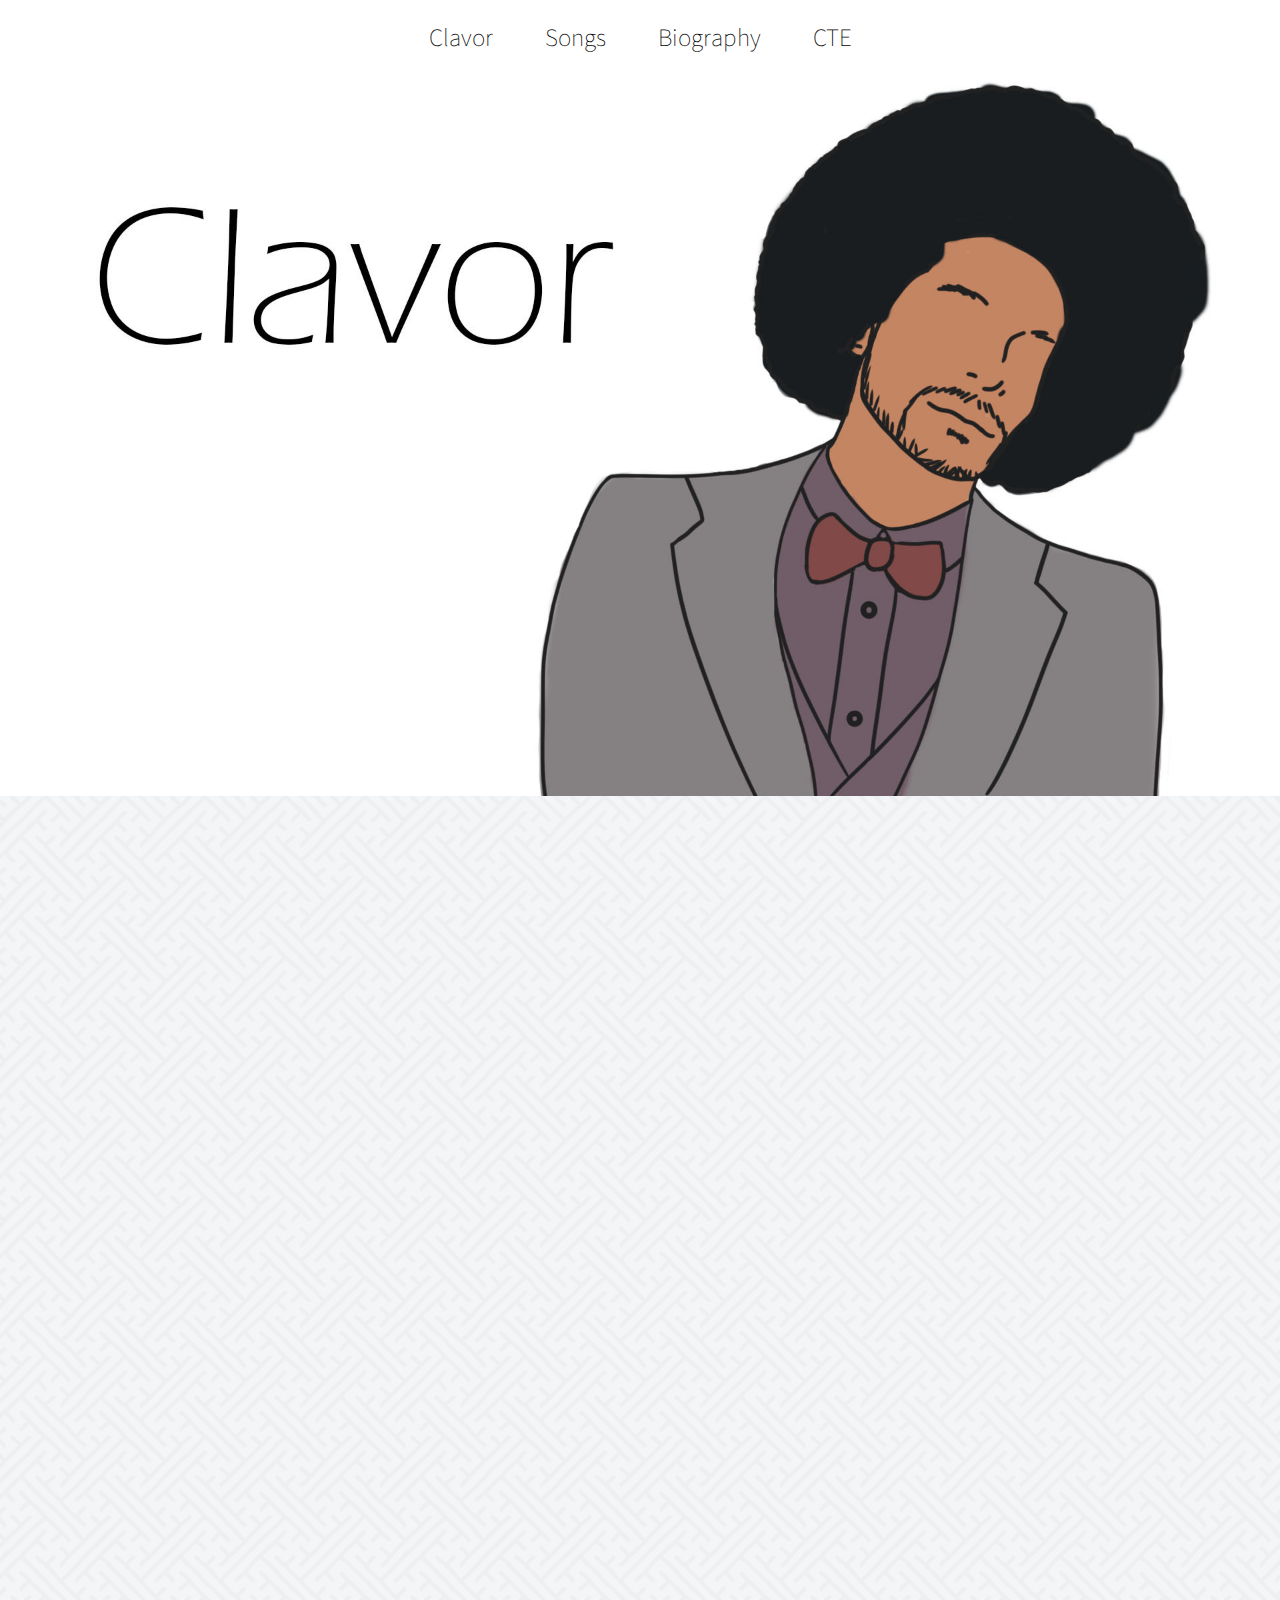
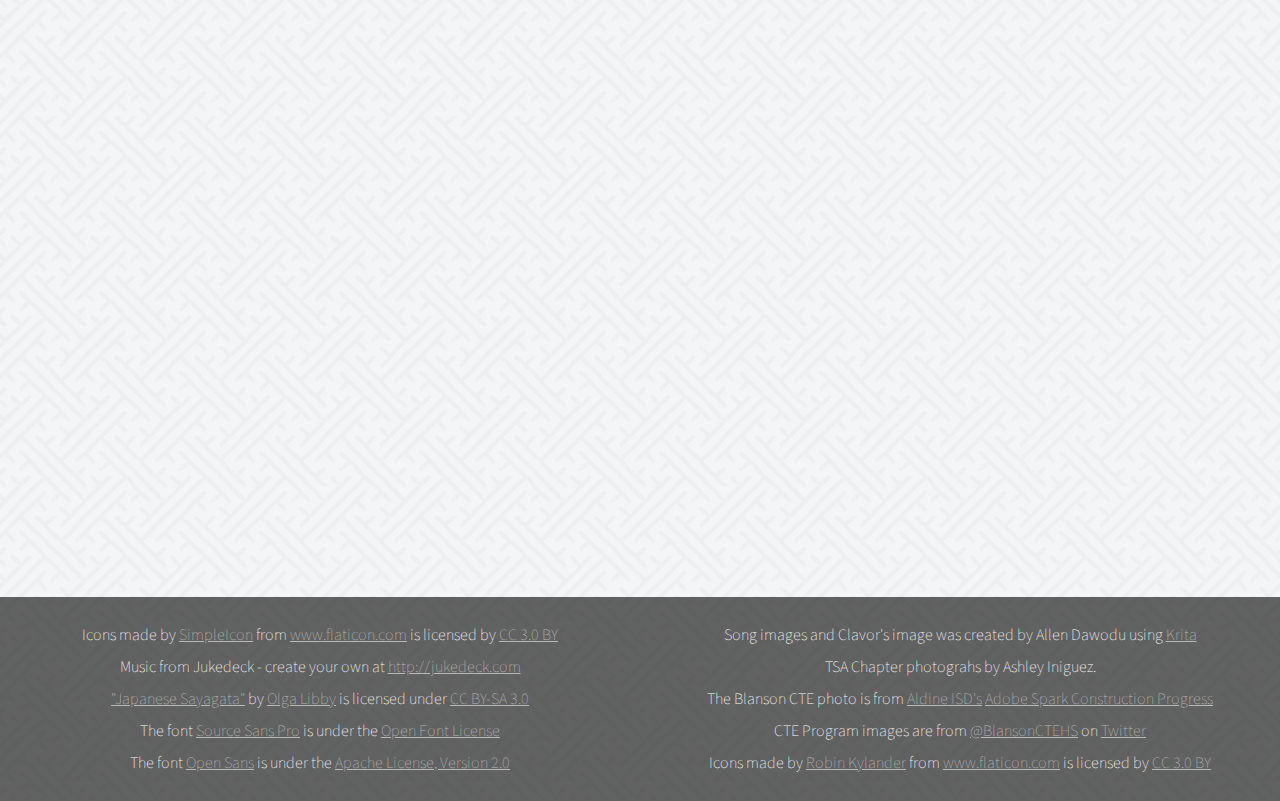
<file: index.html>
<!DOCTYPE html>

<html lang="en">
    <head>
        <meta charset="UTF-8">
        <link rel="stylesheet" href="style.css">
        <link rel="icon" href="music-note.png"/>
        <link href="https://fonts.googleapis.com/css?family=Open+Sans|Source+Sans+Pro:200,400" rel="stylesheet">
        <title>Home</title>
        <style>
            .text-section-follow ul {
                list-style: none;
                text-align: center;
            }
            .text-section-follow li {
                display: inline-block;
                text-decoration: none;
                margin-left: 20px;
            }
            .text-section-follow img {
                width: 288px;
                height: auto;
            }
            
            .text-section.clavor-desc p{
                font-size: 35px;
            }
        </style>
    </head>

    <nav>
        <ul class="homenav">
            <li><a class="active" href="index.html">Clavor</a></li>
            <li><a href="songs.html">Songs</a></li>
            <li><a href="biography.html">Biography</a></li>
            <li><a href="cte_program.html">CTE</a></li>
        </ul>
    </nav>
    <body>
        <img src="ClavorCoverPS.jpg" width="100%">

        <div class="content-container">
            <div class="text-section">
                <h1 class="center-title should-bounce">Who is Clavor?</h1>
                <p class="clavor-desc should-bounce">Clavor is an upcoming artist who has risen to the charts. He is an electronic music producer and was born on May 27, 1994.</p>
                <br>
                <p class="clavor-desc should-bounce">So far he has released 4 songs and is working on releasing more music in the future.</p>
                <br>
                <div class="button-holder should-bounce">
                    <p><a class="button should-reveal" href="biography.html">Biography</a></p>
                </div>
            </div>
            <div class="text-section-follow">
                <h1 class="center-title should-bounce">Songs</h1>
                <ul>
                    <li class="should-bounce"><a href="salt_shop.html"><img src="Cover1.png" alt="Salt"></a></li>
                    <li class="should-bounce"><a href="starfall_shop.html"><img src="Cover2.png" alt="Starfall"></a></li>
                </ul>
                <br>
                <div class="button-holder should-bounce">
                    <p><a class="button should-reveal" href="songs.html">More</a></p>
                </div>
            </div>
        </div>
        <script src="https://ajax.googleapis.com/ajax/libs/jquery/3.3.1/jquery.min.js"></script>
        <script src="animation.js"></script>
    </body>
    <footer>
        <div class="footer-spliter">
            <ul class="footer-left">
                <br class="small">
                <li>Icons made by <a href="https://www.flaticon.com/authors/simpleicon" title="SimpleIcon" target="_blank">SimpleIcon</a> from <a href="https://www.flaticon.com/" title="Flaticon" target="_blank">www.flaticon.com</a> is licensed by <a href="http://creativecommons.org/licenses/by/3.0/" title="Creative Commons BY 3.0" target="_blank">CC 3.0 BY</a></li>
                <li>Music from Jukedeck - create your own at <a href="http://jukedeck.com" title="Jukedeck" target="_blank">http://jukedeck.com</a></li>
                <li><a href="https://www.toptal.com/designers/subtlepatterns/japanese-sayagata/" title="Japanese Sayagata" target="_blank">"Japanese Sayagata"</a> by <a href="http://olgalibby.com/" title="Olga Libby" target="_blank">Olga Libby</a> is licensed under <a href="https://creativecommons.org/licenses/by-sa/3.0/" title="Creative Commons BY-SA 3.0" target="_blank">CC BY-SA 3.0</a></li>
                <li>The font <a href="https://fonts.google.com/specimen/Source+Sans+Pro" title="Source Sans Pro" target="_blank">Source Sans Pro</a> is under the <a href="https://scripts.sil.org/cms/scripts/page.php?site_id=nrsi&id=OFL_web" title="Open Font License" target="_blank">Open Font License</a></li>
                <li>The font <a href="https://fonts.google.com/specimen/Open+Sans" title="Open Sans" target="_blank">Open Sans</a> is under the <a href="http://www.apache.org/licenses/LICENSE-2.0" title="Apache License, Version 2.0" target="_blank">Apache License, Version 2.0</a></li>
                <br class="small">
            </ul>
            <ul class="footer-right">
                <br class="small">
                <li>Song images and Clavor's image was created by Allen Dawodu using <a href="https://krita.org/en/" title="Krita" target="_blank">Krita</a></li>
                <li>TSA Chapter photograhs by Ashley Iniguez.</li>
                <li>The Blanson CTE photo is from <a href="https://www.aldineisd.org/bond2015/construction_projects/cte_high_school" title="Aldine ISD" target="_blank">Aldine ISD's</a> <a href="https://spark.adobe.com/page/5NGqGyKB90Z9d/" title="Construction Progress" target="_blank">Adobe Spark Construction Progress</a></li>
                <li>CTE Program images are from <a href="https://twitter.com/BlansonCTEHS" title="@BlansonCTEHS" target="_blank">@BlansonCTEHS</a> on <a href="https://twitter.com/" title="Twitter" target="_blank">Twitter</a></li>
                <li>Icons made by <a href="https://www.flaticon.com/authors/robin-kylander" title="Robin Kylander">Robin Kylander</a> from <a href="https://www.flaticon.com/" title="Flaticon">www.flaticon.com</a> is licensed by <a href="http://creativecommons.org/licenses/by/3.0/" title="Creative Commons BY 3.0" target="_blank">CC 3.0 BY</a></li>
                <br class="small">
            </ul>
        </div>
    </footer>
</html>
</file>
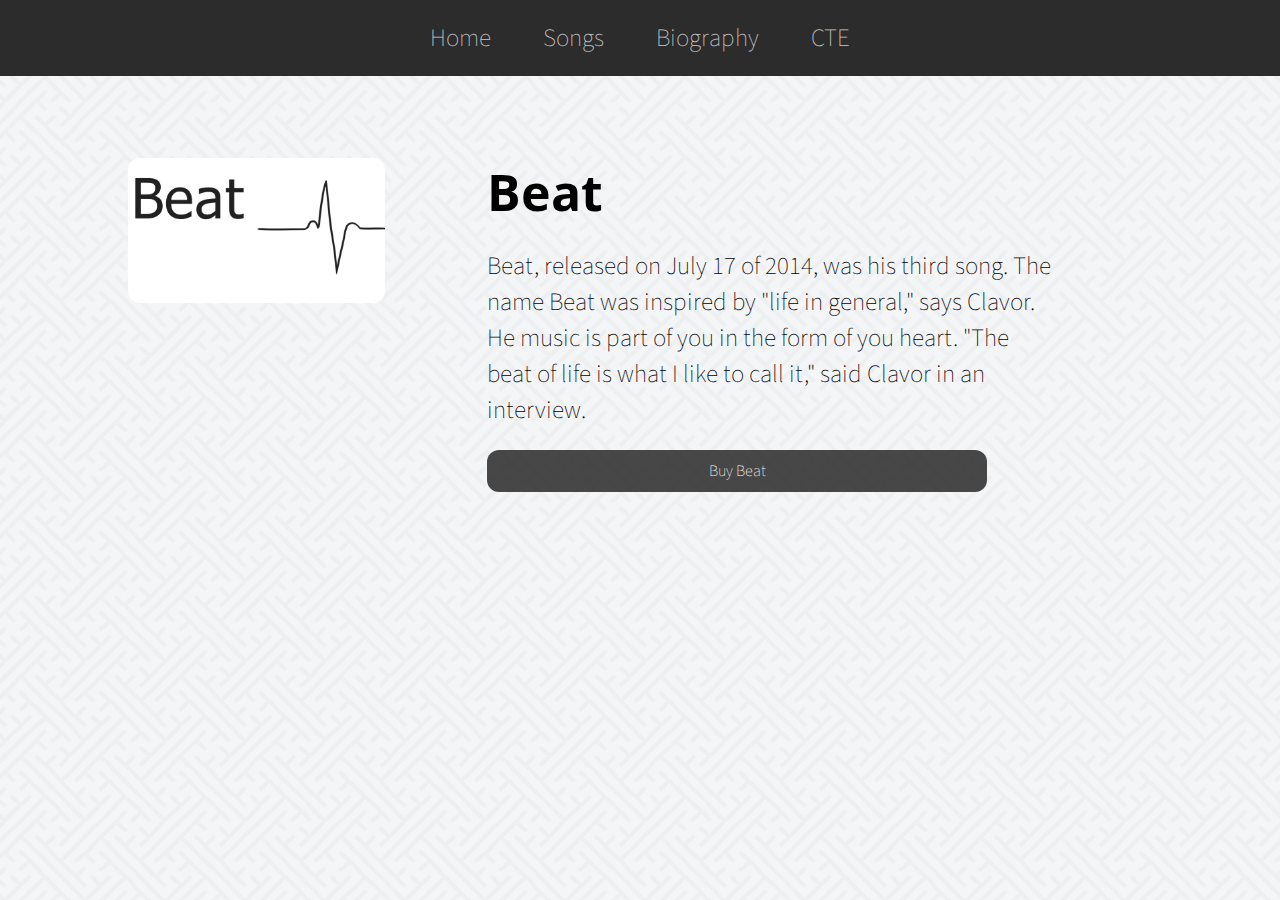
<file: beat_shop.html>
<!DOCTYPE html>

<html>
    <head>
        <meta charset="utf-8">
        <title>Buy Beat</title>
        <link rel="stylesheet" href="style.css">
        <link rel="icon" href="music-note.png"/>
        <link href="https://fonts.googleapis.com/css?family=Open+Sans|Source+Sans+Pro:200,400" rel="stylesheet">
        <style>
            .song-title {
                font-size: 50px;
            }
            .song-desc {
                font-size: 25px;
            }
        </style>
    </head>

    <nav>
        <ul class="altnav">
            <li><a href="index.html">Home</a></li>
            <li><a href="songs.html">Songs</a></li>
            <li><a href="biography.html">Biography</a></li>
            <li><a href="cte_program.html">CTE</a></li>
        </ul>
    </nav>
    <body>
        <div id="salt-overlay" onclick="off();">
            <div class="download-song center-download-content">
                <h1 class="center-download-content">Purchase Complete</h1>
                <p class="center-download-content">Beat</p>
                <a class="center-download-content" href="Dusty Mix.mp3" target ='_blank' download>
                    <img class="center-download-content" src="download-icon.png" alt="download-icon">
                </a>
            </div>
        </div>
        <br>
        <div class="shop">
            <div class="shop_img">
                <img src="Cover3.png" alt="salt">
            </div>
            <div class="shop_text">
                <h1 class="song-title">Beat</h1>
                <br class="small">
                <p class="song-desc">Beat, released on July 17 of 2014, was his third song. The name Beat was inspired by "life in general," says Clavor. He music is part of you in the form of you heart. "The beat of life is what I like to call it," said Clavor in an interview.</p>
                <br class="small">
                <a onclick="on();" href="#">Buy Beat</a>
            </div>
            <br class="big">
        </div>
    </body>
    <script src="https://ajax.googleapis.com/ajax/libs/jquery/3.3.1/jquery.min.js"></script>
    <script src="overlay.js"></script>
</html>
</file>
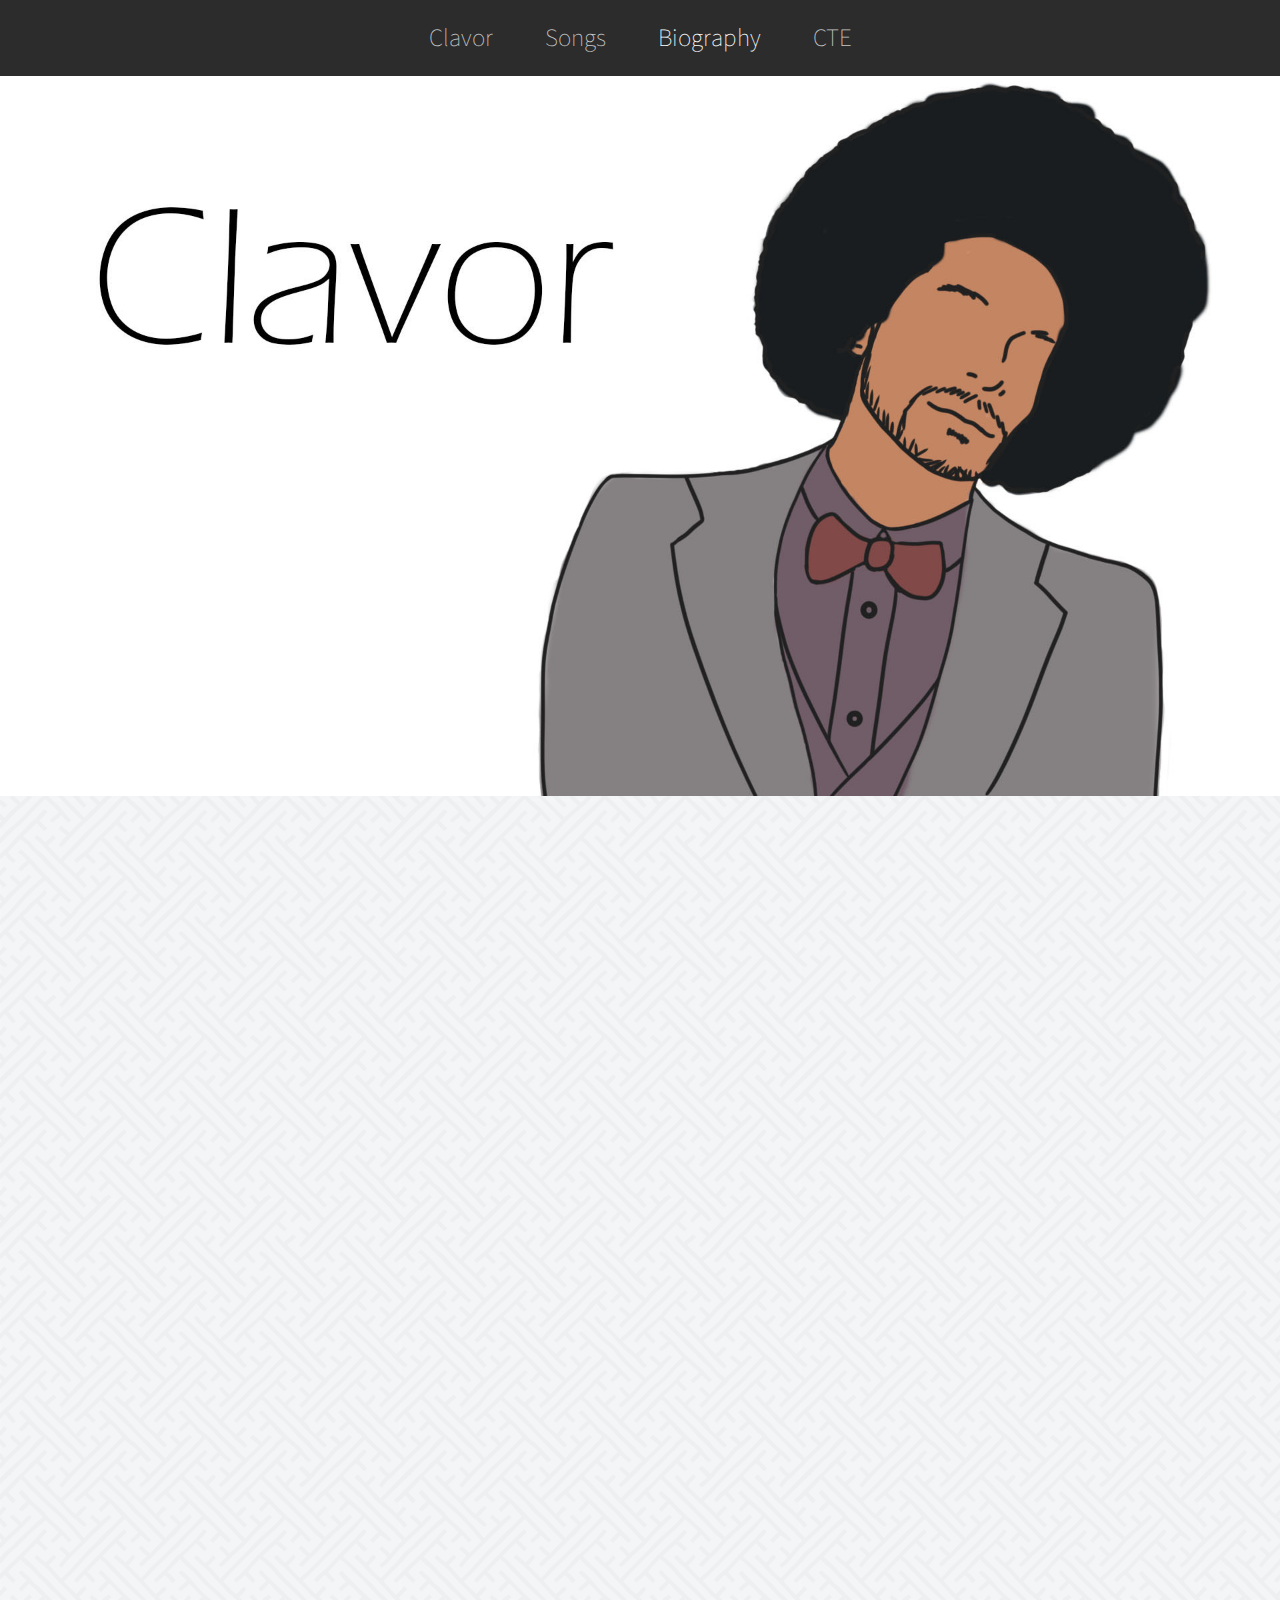
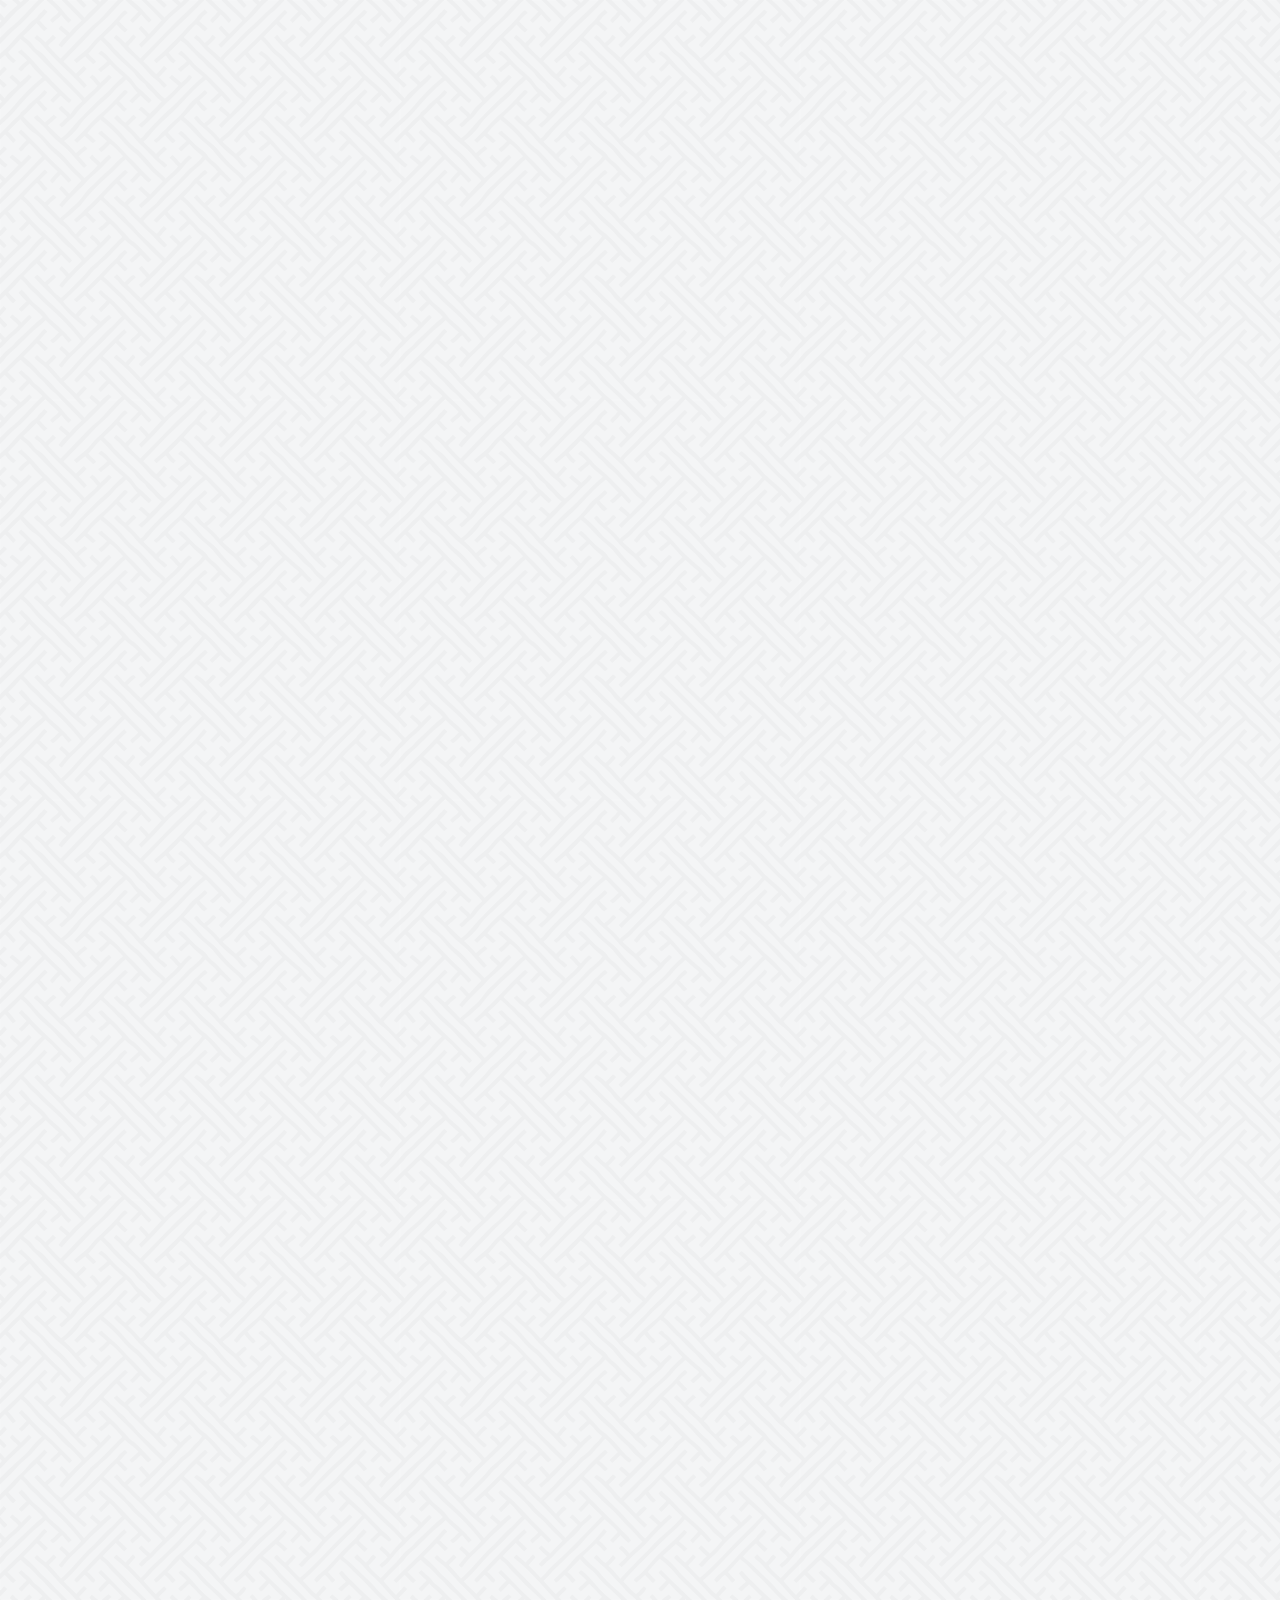
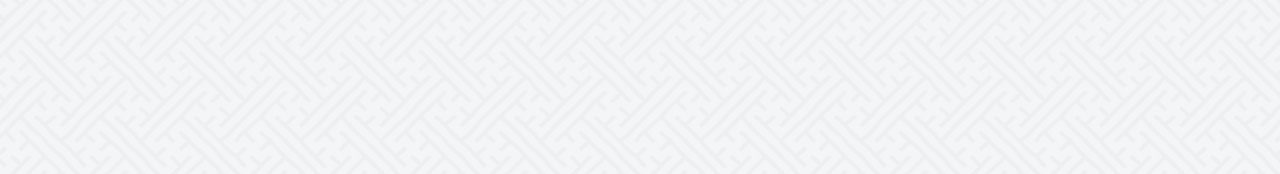
<file: biography.html>
<html>
    <head>
        <meta charset="utf-8">
        <title>Biography</title>
        <link rel="stylesheet" href="style.css">
        <link rel="icon" href="music-note.png"/>
        <link href="https://fonts.googleapis.com/css?family=Open+Sans|Source+Sans+Pro:200,400" rel="stylesheet">
        <style>
            #clavor {
                width: 100%;
                height: 100%;
            }
        </style>
    </head>

    <nav>
        <ul class="altnav">
            <li><a href="index.html">Clavor</a></li>
            <li><a href="songs.html">Songs</a></li>
            <li><a class="active" href="biography.html">Biography</a></li>
            <li><a href="cte_program.html">CTE</a></li>
        </ul>
    </nav>
    <body>
        <img src="ClavorCoverPS.jpg" width="100%" alt="">
        <br class="big">
        <div class="content-container">
            <div class="text-section">
                <h1 class="center-title should-bounce">Beginnings</h1>
                <p class="should-bounce">Clavor was born on May 27, 1994, in the city of Denver, Colorado. He grew up alongside his two younger siblings, Jonathan and Freddy. The three of them were always getting in trouble and always made a mess around the house. However, when it came to their hobbies, they were all really passionate about them and got so engulfed into them that it seemed as if their entire personalities changed.</p>
                <br>
                <p class="should-bounce">One day, his grandfather, who the three lived with, brought home a bunch of instruments that their uncle had finished using. Clavor’s uncle was in a band known as the Brotherhood Sunrise, who performed in small clubs and events. While they never became widely known, Clavor had always looked up to the band. Receiving all these instruments used by his role models was exciting. As he tried the instruments one by one, he found himself liking the piano the most. From that day on, Clavor’s house was filled by the music coming from the keyboard in his room. He practiced every day, and even took lessons from one of his Uncle’s band members.</p>
            </div>
            <div class="text-section-follow">
                <h1 class="center-title should-bounce">Rise to Fame</h1>
                <p class="should-bounce">At the age of 12, he began using more technology than just a keyboard. With the help of his uncle, they made their own compact studio inside of his uncle’s garage. With this, he began creating music and added a variety of sounds using his synths and other equipment. Finally, on March 1 of 2011, he released his first song named <i>Salt</i>. This song received a lot of positive feedback and, to his surprise, reached number 3 on ITunes.</p>
                <br>
                <p class="should-bounce">“When I create my titles, they may seem as if I’m just naming them whatever, but these are just things I think of before and during the creation of my songs and I just title them that. It’s sounds absurd, but that’s what really happens,” He said laughing during an interview in 2015.</p>
                <br>
                <p class="should-bounce"></p>
            </div>
            <div class="text-section-follow">
                <h1 class="center-title should-bounce">Upcoming Projects</h1>
                <p class="should-bounce">Clavor has been extremely busy since his last release, <i>Leaf</i>. He has said that he's working on releasing a 10 song album and thinks it's his best work to come out yet. Clavor has also has been working on releasing new merchandise. <p>
            </div>
        </div>
        <script src="https://ajax.googleapis.com/ajax/libs/jquery/3.3.1/jquery.min.js"></script>
        <script src="animation.js"></script>
    </body>
</html>
</file>
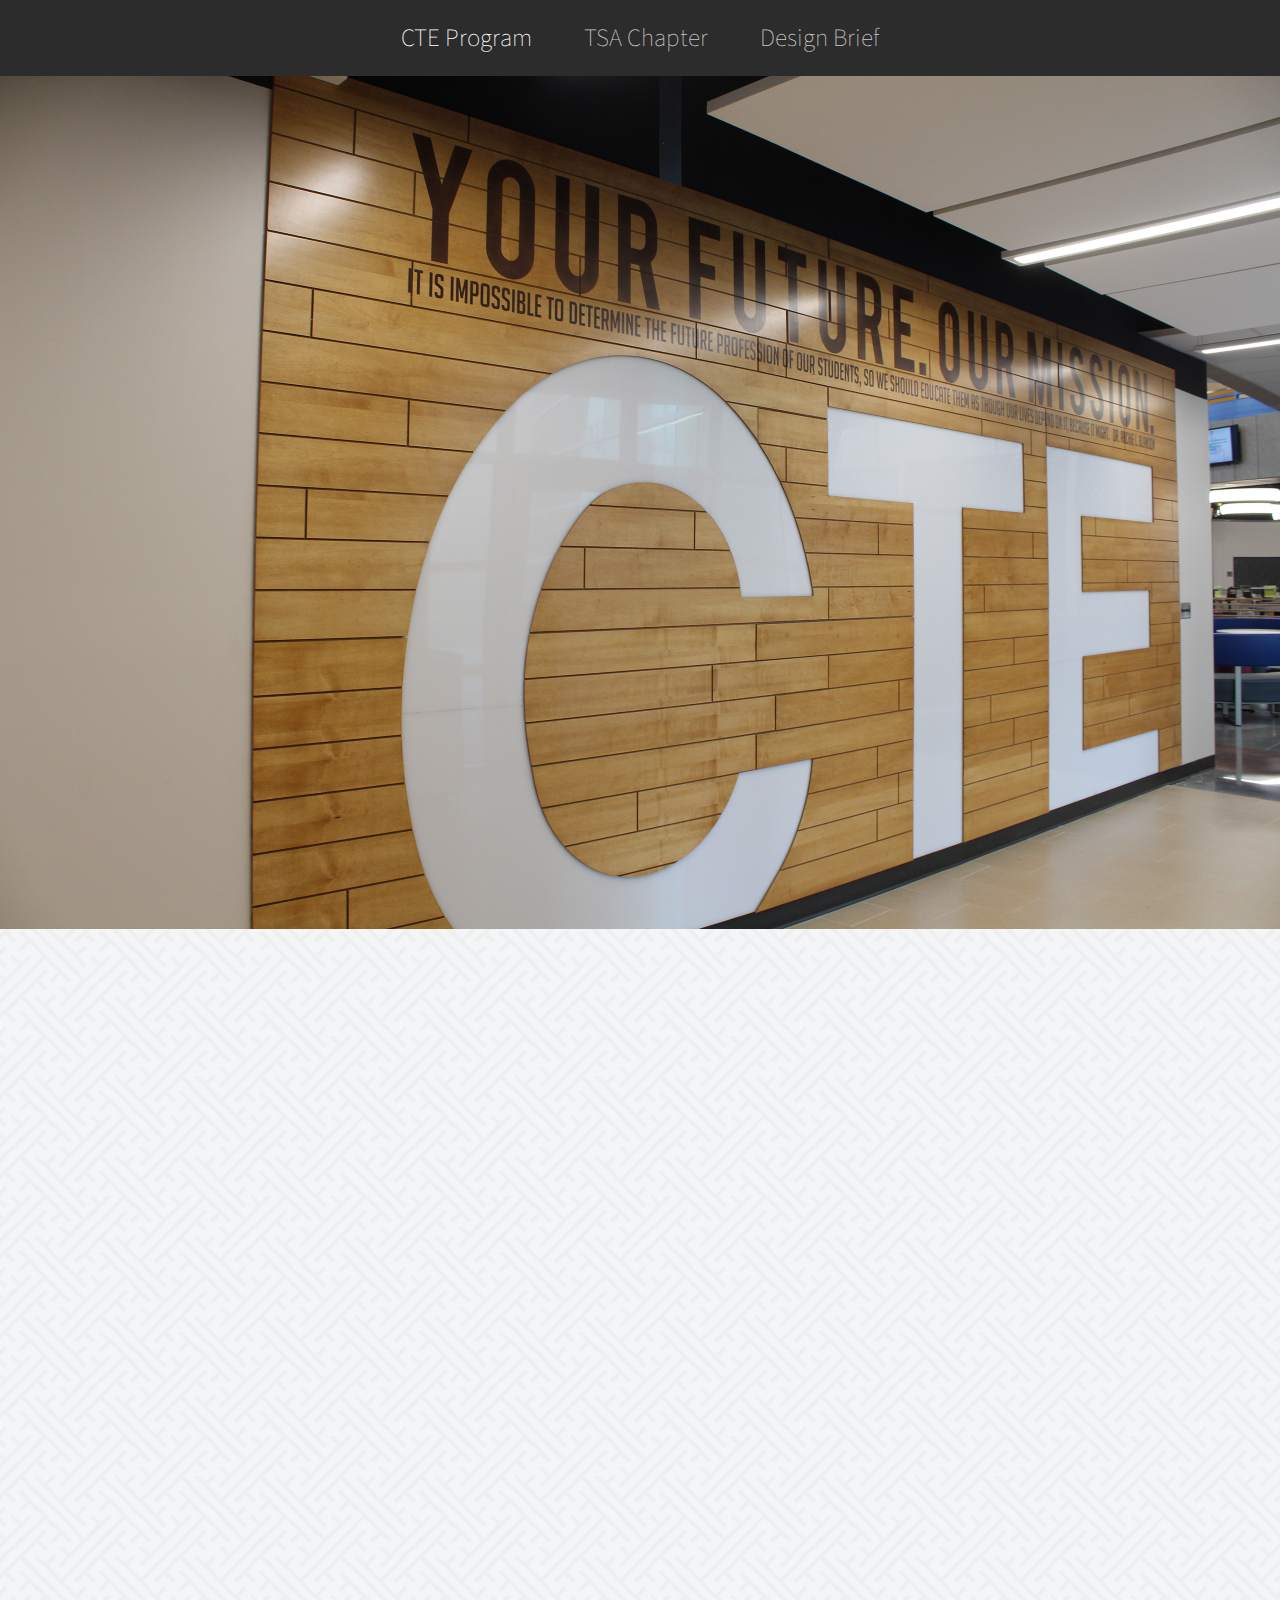
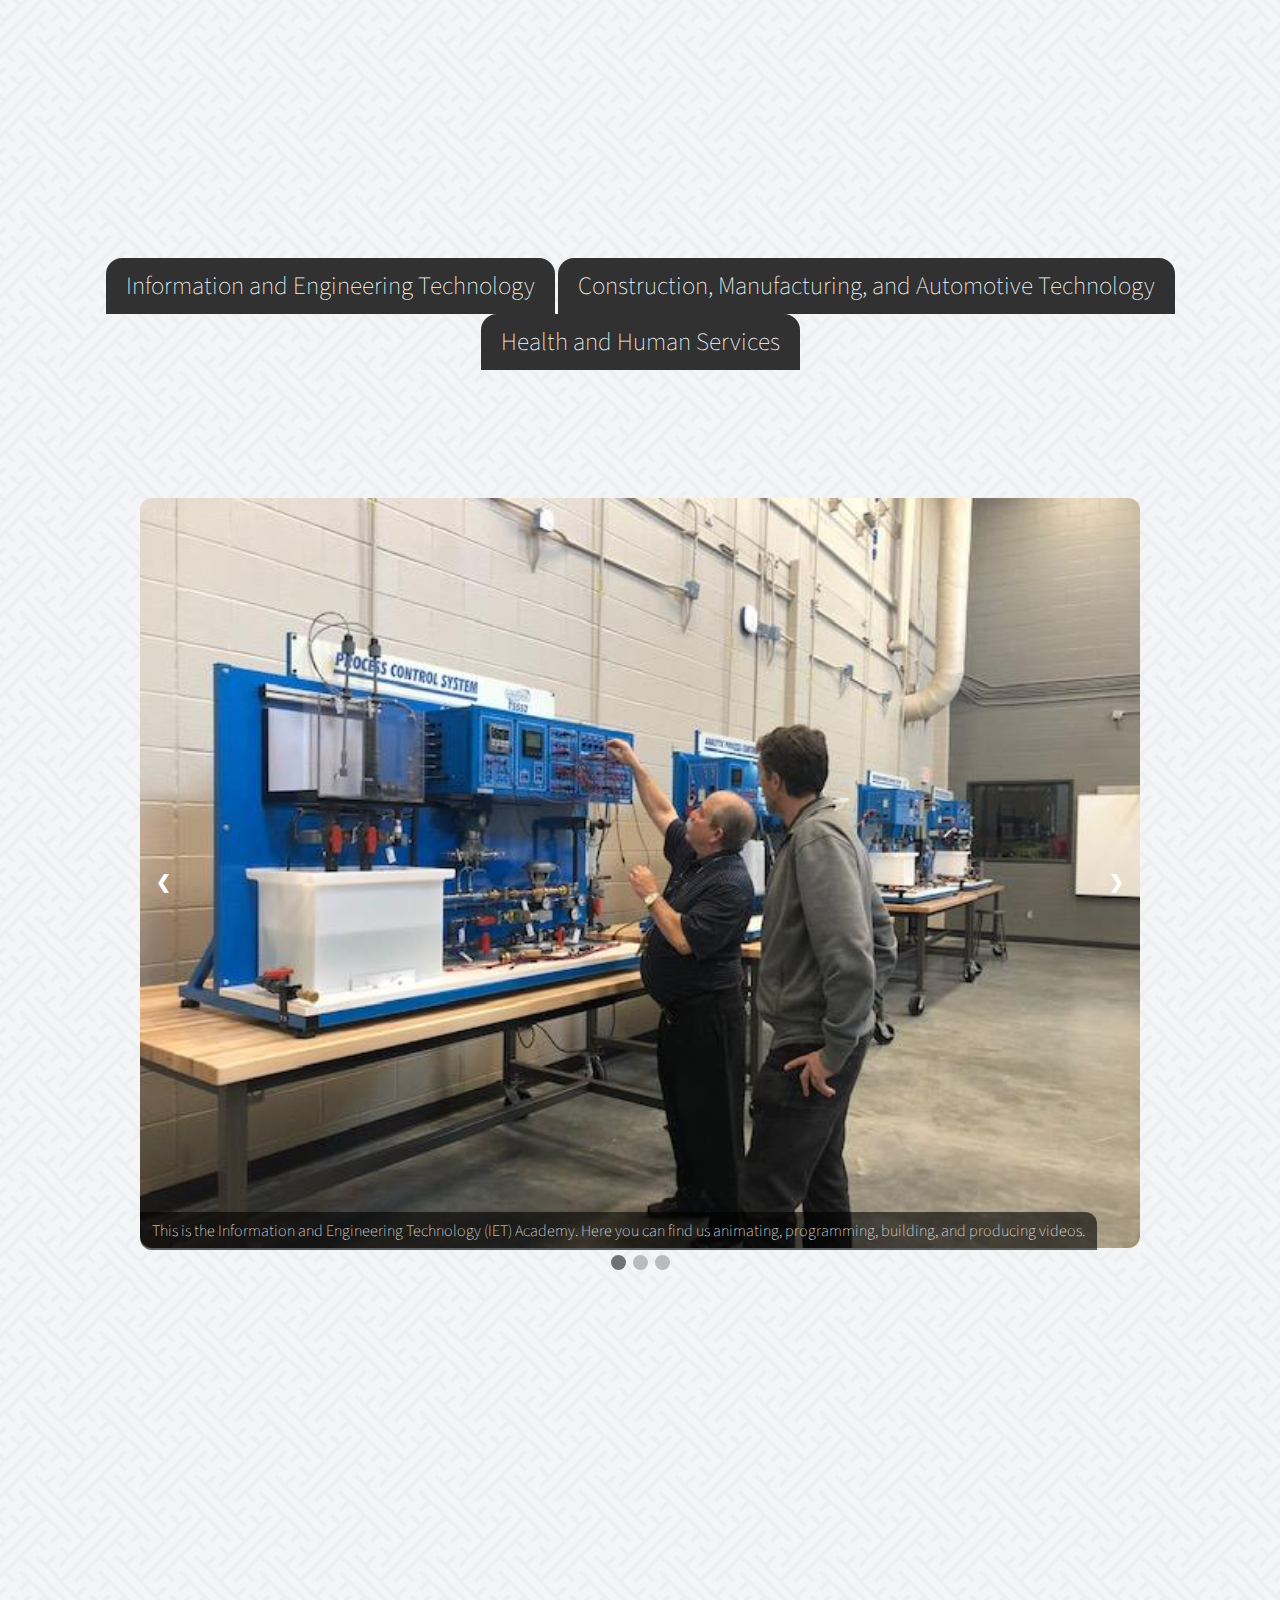
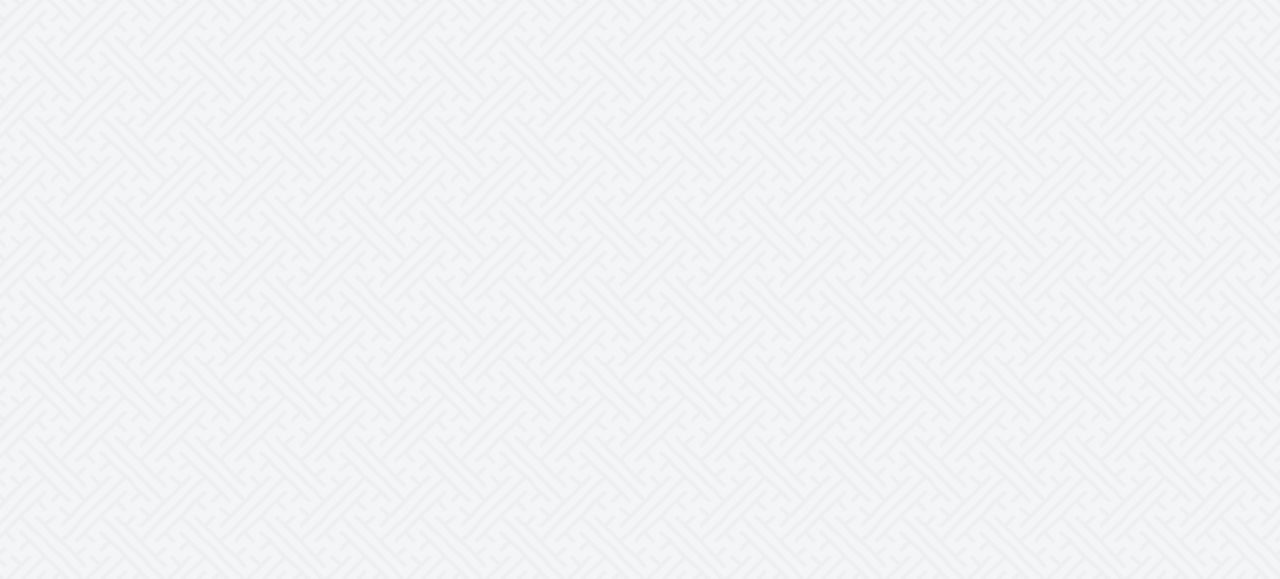
<file: cte_program.html>
<!DOCTYPE html>

<html>
    <head>
        <meta charset="utf-8">
        <title>CTE Program</title>
        <link rel="stylesheet" href="style.css">
        <link rel="icon" href="music-note.png"/>
        <link href="https://fonts.googleapis.com/css?family=Open+Sans|Source+Sans+Pro:200,400" rel="stylesheet">
        <style>
            .academies {
                box-sizing: border-box;
            }
            .section {
                margin-top: 10%;
                margin-bottom: 10%;
            }
            .section p {
                font-size: 25px;
            }
            .section.desc {
                margin-left: 28%;
                margin-right: 28%;
            }

            .section.programs {
                margin-left: 28%;
                margin-right: 28%;
                margin-bottom: 0%;
            }
            
            .section.history {
                margin-left: 28%;
                margin-right: 28%;
            }
            
            .academies {
                text-align: center;
                padding-bottom: 10%;
            }

            .academy {
                background-color: rgb(49, 49, 49);
                color: white;
                padding: 10px 20px;
                border-radius: 16px 16px 0px 0px;
                cursor: pointer;
            }

            .dropdown {
                display: inline-block;
                position: relative;
            }

            .drop-cont{
                display: none;
                text-align: center;
                position: absolute;
                background-color: rgb(68, 68, 68);
                z-index: 1;
                width: 100%;
                overflow: auto;
                border-radius: 0px 0px 16px 16px;
            }

            .drop-cont p{
                color: rgb(255, 255, 255);
                padding: 10px 0px;
                display: block;
            }

            .dropdown:hover .drop-cont {
                display: block;
            }

            .dropdown:hover .academy {
                background-color: rgb(32, 32, 32);
                color: white;
            }

            .events {
                padding-top: 15px;
                list-style-type: none;
                font-size: 30px;
                color: rgb(0, 55, 117);
            }

            .hover-info{
                color: rgb(0, 55, 117);
                text-align: center;
                font-size: 10px;
            }

            .acad-title {
                padding-bottom: 10px;
                text-align: center;
            }
        </style>  
    </head>

    <nav>
        <ul class="altnav">
            <li><a class="active" href="cte_program.html">CTE Program</a></li>
            <li><a href="school_chapter.html">TSA Chapter</a></li>
            <li><a href="index.html">Design Brief</a></li>
        </ul>
    </nav>
    <body>
        <img src="BlansonCTE.jpg" alt="Image of Blanson CTE High School" width="100%">
        <div class="section desc">
            <h1 class="center-title should-bounce">What is Blanson?</h1>
            <p class="should-bounce">Blanson CTE High School is a brand-new school that opened late August and is a school built purely around the premise of preparing students that are ready to go into the workforce after graduation. Here, students are able to graduate with an industry certification, workforce certification, or hours towards an associate's degree.</p>
        </div>

        <div class="section programs">
            <h1 class="center-title should-bounce">CTE Programs Found at Blanson</h1>
            <p class="acad-title should-bounce">At Blanson, Programs of Study are split up into three main academies.</p>
            <p class="should-bounce hover-info">Hover over Academies to view their respective programs.</p>
        </div>
            <div class="acad-section">
                <div class="academies">
                    <div class="dropdown">
                        <p class="academy">Information and Engineering Technology</p>
                        <div class="drop-cont iet">
                            <p>Robotics</p>
                            <p>Instrumentation and Process Control</p>
                            <p>Distribution and Logistics</p>
                            <p>Audio Video Production</p>
                            <p>Animation</p>
                            <p>Computer Programming</p>
                        </div>
                    </div>
                    <div class="dropdown">
                        <p class="academy">Construction, Manufacturing, and Automotive Technology</p>
                        <div class="drop-cont cmat">
                            <p>HVAC</p>
                            <p>Construction Technology</p>
                            <p>Welding</p>
                            <p>Machining</p>
                            <p>Collision Repair</p>
                            <p>Diesel Technology</p>
                        </div>
                    </div>
                    <div class="dropdown">
                        <p class="academy">Health and Human Services</p>
                        <div class="drop-cont hhs">
                            <p>Hospitality Services</p>
                            <p>Emergency Medical Technician</p>
                            <p>Dental Assistant</p>
                            <p>Physical Therapy Assitant</p>
                            <p>Personal Care Technician</p>
                    </div>
                    </div>
                </div>
            </div>

        <div class="slideshow-container">
            <div class="slide">
                <div class="slide-number">1 / 3</div>
                <img src="ITimg.jpg" style="width:100%">
                <div class="slide-text">This is the Information and Engineering Technology (IET) Academy. Here you can find us animating, programming, building, and producing videos.</div>
            </div>
            <div class="slide">
                <div class="slide-number">2 / 3</div>
                <img src="construction.jpg" style="width:100%">
                <div class="slide-text">This is the Construction Manufacturing and Automotive Technology (CMAT) academy. Here you can find us building and repairing cars.</div>
            </div>
            <div class="slide">
                <div class="slide-number">3 / 3</div>
                <img src="med.jpg" style="width:100%">
                <div class="slide-text">This is the Health and Human Services (HHS) academy. Here you can find us working in the dental, physical, and medical fields.</div>
            </div>

            <a class="prev" onclick="plusSlides(-1)">&#10094;</a>
            <a class="next" onclick="plusSlides(1)">&#10095;</a>
        </div>
        <div style="text-align:center">
            <span class="dot" onclick="currentSlide(1)"></span> 
            <span class="dot" onclick="currentSlide(2)"></span> 
            <span class="dot" onclick="currentSlide(3)"></span> 
        </div>
        <div class="section history">
            <h1 class="center-title should-bounce">Events Blanson has Attended</h1>
            <p class="should-bounce">On August of 2018, Blanson CTE High School opened to students. The first generation of Blanson students have participated in various events such as 
            <ul class="events">
                <li class="should-bounce">Skills USA</li>
                <li class="should-bounce">Technology Student Association</li>
                <li class="should-bounce">Business Professional of America</li>
                <li class="should-bounce">Tech Rally</li>
                <li class="should-bounce">District Science Fair</li>
                <li class="should-bounce">Family and Consumer Services Competition</li>
                <li class="should-bounce">Aldine ISD Rodeo School Art Show</li>
                <li class="should-bounce">Scholastic Art and Writing</li>
            </ul>
        </div>
        <br class="big">
        <script src="slides.js"></script>
        <script src="https://ajax.googleapis.com/ajax/libs/jquery/3.3.1/jquery.min.js"></script>
        <script src="animation.js"></script>
    </body>
</html>
</file>
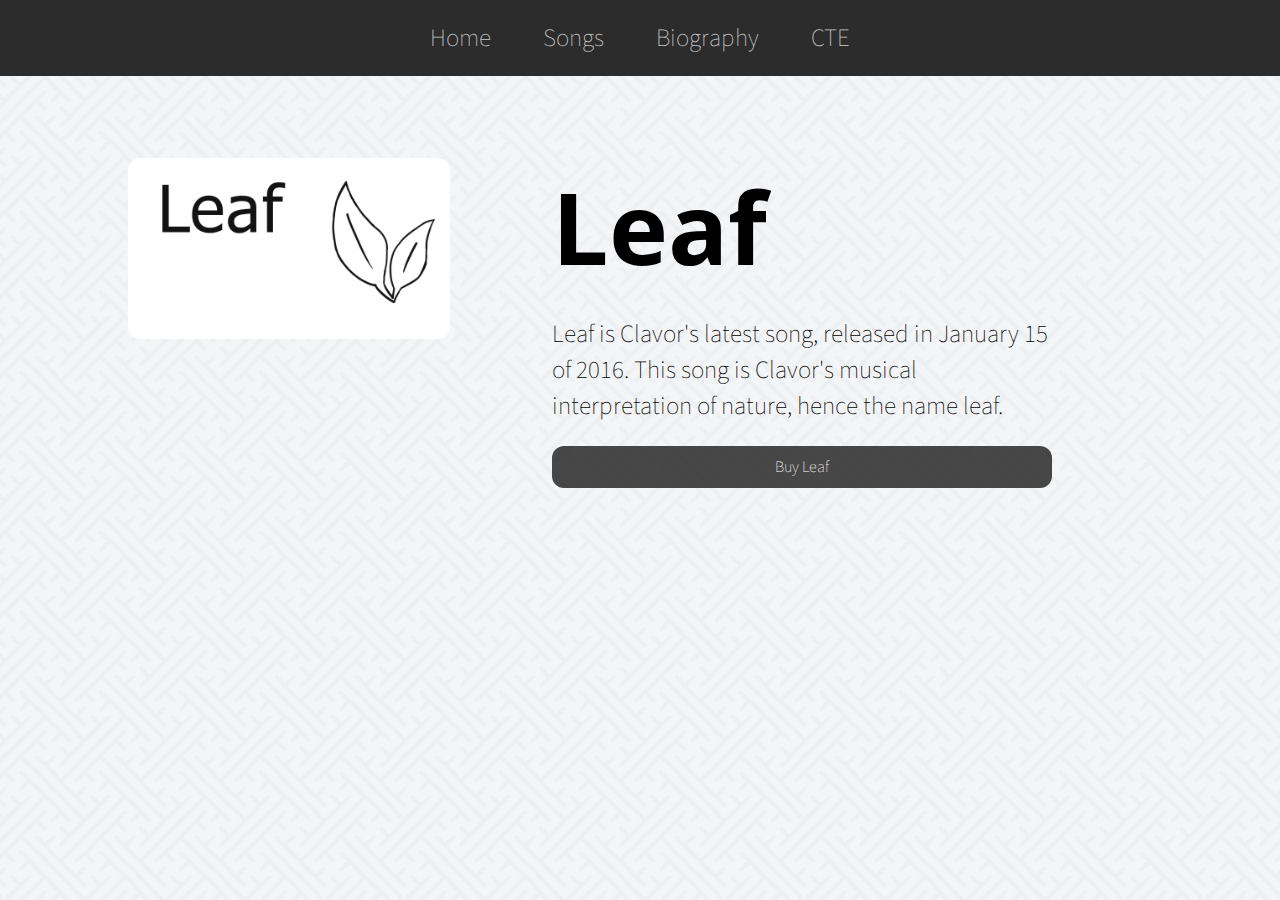
<file: leaf_shop.html>
<!DOCTYPE html>

<html>
    <head>
        <meta charset="utf-8">
        <title>Buy Leaf</title>
        <link rel="stylesheet" href="style.css">
        <link rel="icon" href="music-note.png"/>
        <link href="https://fonts.googleapis.com/css?family=Open+Sans|Source+Sans+Pro:200,400" rel="stylesheet">
        <style>
        </style>
    </head>

    <nav>
        <ul class="altnav">
            <li><a href="index.html">Home</a></li>
            <li><a href="songs.html">Songs</a></li>
            <li><a href="biography.html">Biography</a></li>
            <li><a href="cte_program.html">CTE</a></li>
        </ul>
    </nav>
    <body>
        <div id="salt-overlay" onclick="off();">
            <div class="download-song center-download-content">
                <h1 class="center-download-content">Purchase Complete</h1>
                <p class="center-download-content">Leaf</p>
                <a class="center-download-content" href="Abiding Pardon.mp3" target ='_blank' download>
                    <img class="center-download-content" src="download-icon.png" alt="download-icon">
                </a>
            </div>
        </div>
        <br>
        <div class="shop">
            <div class="shop_img">
                <img src="Cover4.png" alt="salt">
            </div>
            <div class="shop_text">
                <h1 class="song-title">Leaf</h1>
                <br class="small">
                <p class="song-desc">Leaf is Clavor's latest song, released in January 15 of 2016. This song is Clavor's musical interpretation of nature, hence the name leaf.</p>
                <br class="small">
                <a onclick="on();" href="#">Buy Leaf</a>
            </div>
            <br class="big">
        </div>
    </body>
    <script src="https://ajax.googleapis.com/ajax/libs/jquery/3.3.1/jquery.min.js"></script>
    <script src="overlay.js"></script>
</html>
</file>
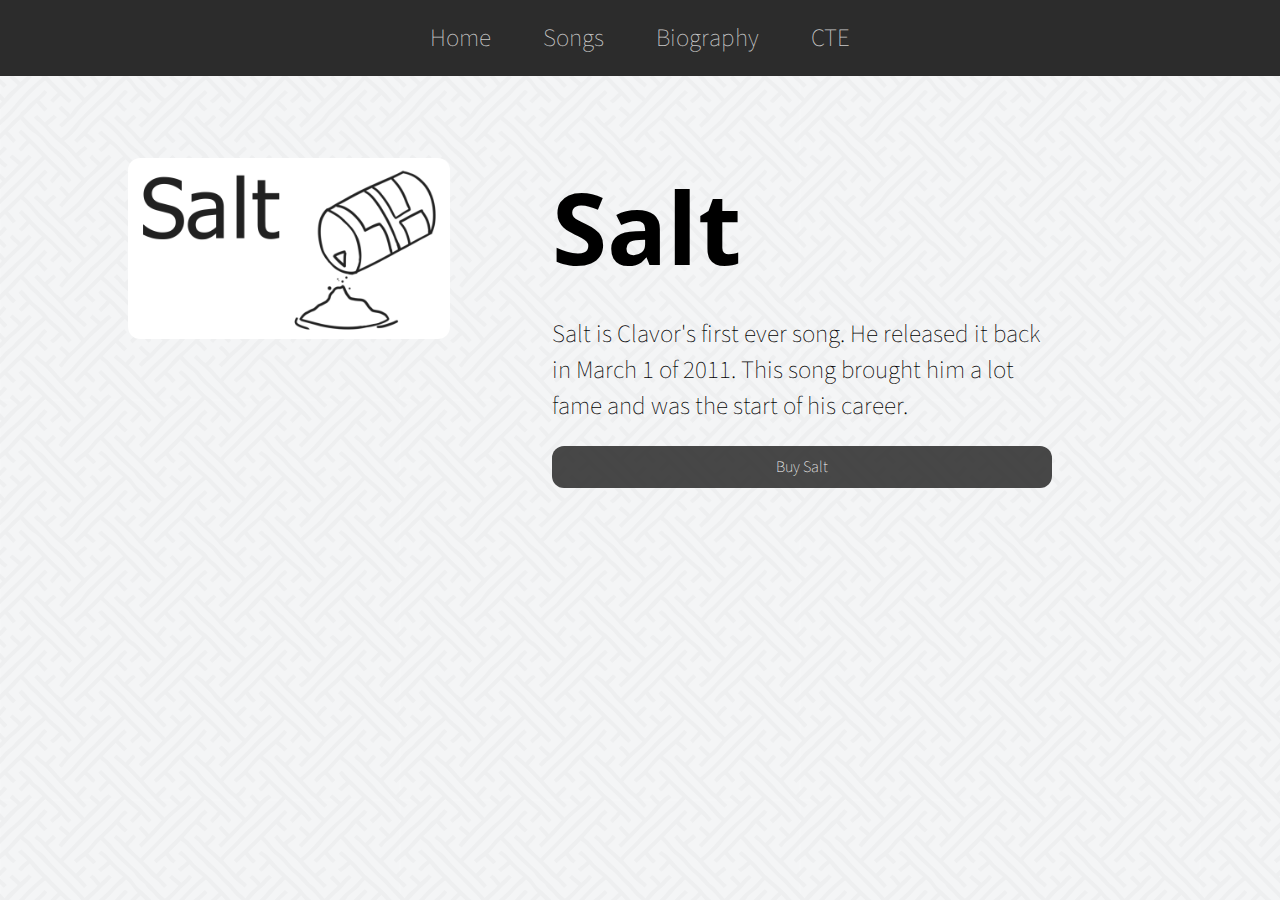
<file: salt_shop.html>
<!DOCTYPE html>

<html>
    <head>
        <meta charset="utf-8">
        <title>Buy Salt</title>
        <link rel="stylesheet" href="style.css">
        <link rel="icon" href="music-note.png"/>
        <link href="https://fonts.googleapis.com/css?family=Open+Sans|Source+Sans+Pro:200,400" rel="stylesheet">
        <style>
        </style>
    </head>

    <nav>
        <ul class="altnav">
            <li><a href="index.html">Home</a></li>
            <li><a href="songs.html">Songs</a></li>
            <li><a href="biography.html">Biography</a></li>
            <li><a href="cte_program.html">CTE</a></li>
        </ul>
    </nav>
    <body>
        <div id="salt-overlay" onclick="off();">
            <div class="download-song center-download-content">
                <h1 class="center-download-content">Purchase Complete</h1>
                <p class="center-download-content">Salt</p>
                <a class="center-download-content" href="Save Your Rivers.mp3" target ='_blank' download>
                    <img class="center-download-content" src="download-icon.png" alt="download-icon">
                </a>
            </div>
        </div>
        <br>
        <div class="shop">
            <div class="shop_img">
                <img src="Cover1.png" alt="salt">
            </div>
            <div class="shop_text">
                <h1 class="song-title">Salt</h1>
                <br class="small">
                <p class="song-desc">Salt is Clavor's first ever song. He released it back in March 1 of 2011. This song brought him a lot fame and was the start of his career.</p>
                <br class="small">
                <a onclick="on();" href="#">Buy Salt</a>
            </div>
            <br class="big">
        </div>
    </body>
    <script src="https://ajax.googleapis.com/ajax/libs/jquery/3.3.1/jquery.min.js"></script>
    <script src="overlay.js"></script>
</html>
</file>
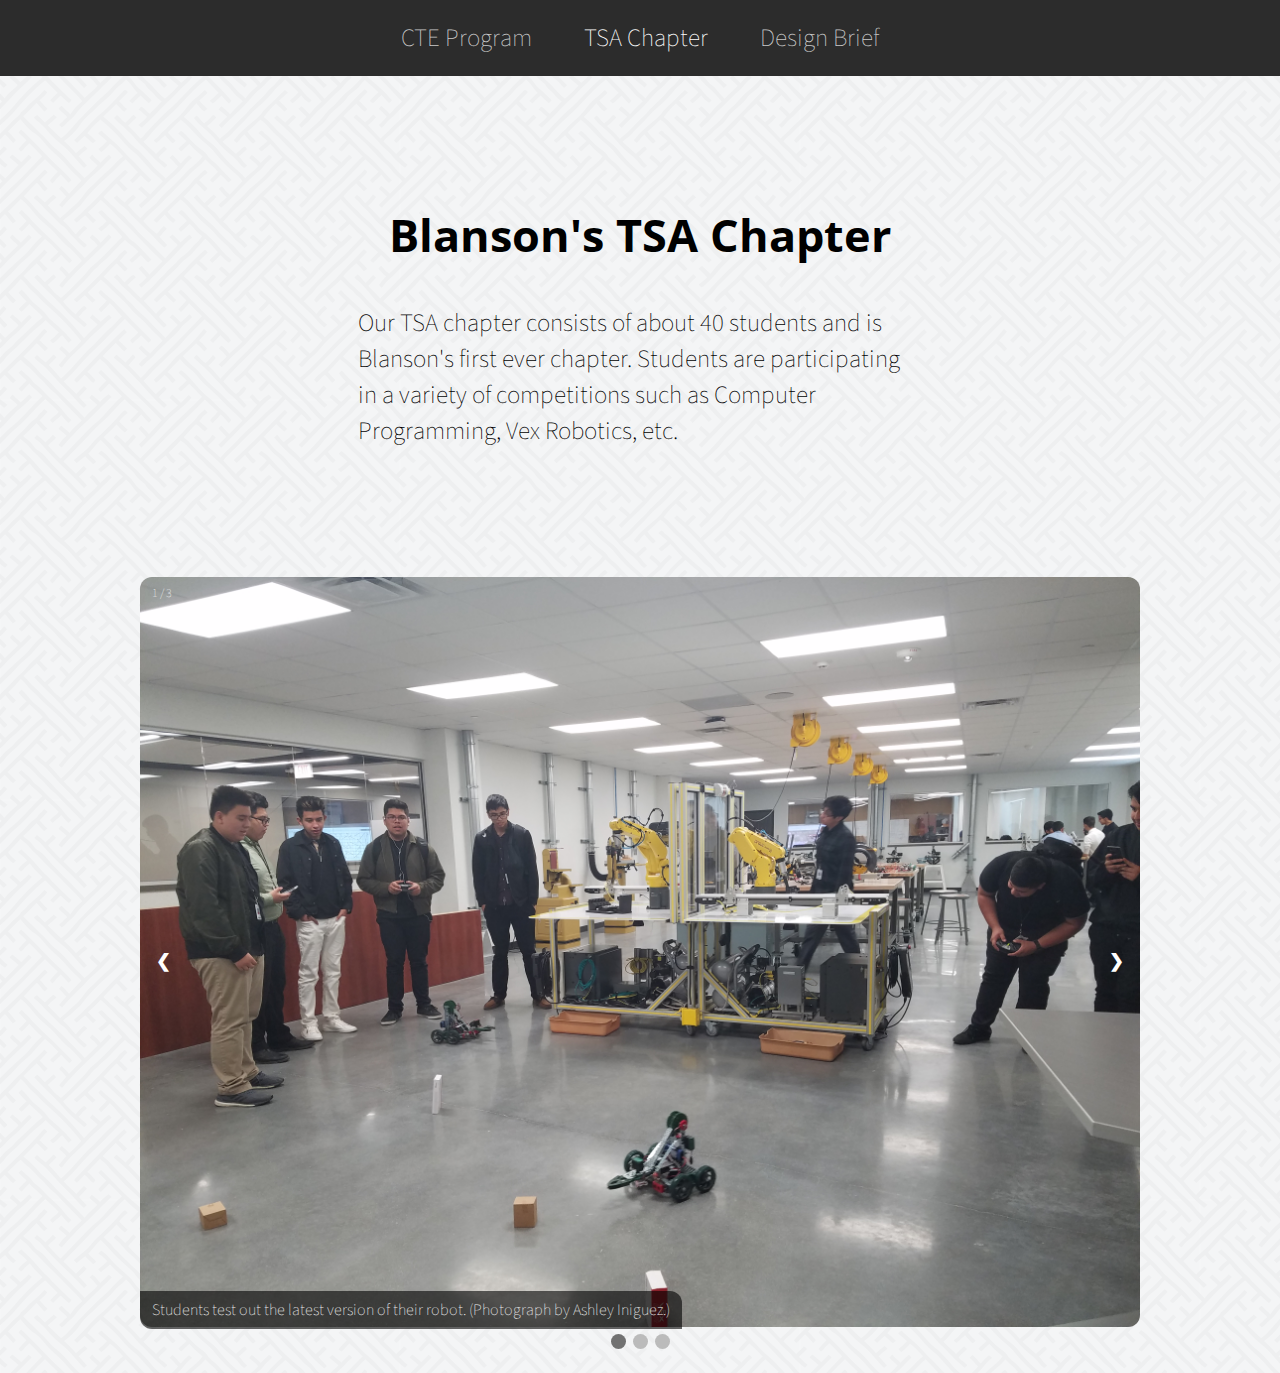
<file: school_chapter.html>
<!DOCTYPE html>
<html>
    <head>
        <meta charset="utf-8">
        <title>TSA Chapter</title>
        <link rel="stylesheet" href="style.css">
        <link rel="icon" href="music-note.png"/>
        <link href="https://fonts.googleapis.com/css?family=Open+Sans|Source+Sans+Pro:200,400" rel="stylesheet">
        <style>
            .section {
                margin-top: 10%;
                margin-bottom: 10%;
            }

            .section.intro{
                margin-left: 28%;
                margin-right: 28%;
            }
            .section.intro p {
                font-size: 25px;
            }
        </style>
    </head>

    <body>
        <nav>
            <ul class="altnav">
                <li><a href="cte_program.html">CTE Program</a></li>
                <li><a class="active" href="school_chapter.html">TSA Chapter</a></li>
                <li><a href="index.html">Design Brief</a></li>
            </ul>
        </nav>
        <div class="section intro">
            <h1 class="center-title should-bounce">Blanson's TSA Chapter</h1>
            <p class="should-bounce">Our TSA chapter consists of  about 40 students and is Blanson's first ever chapter. Students are participating in a variety of competitions such as Computer Programming, Vex Robotics, etc.</p>
        </div>
        <div class="slideshow-container">
            <div class="slide">
                <div class="slide-number">1 / 3</div>
                <img src="MovingRobot.jpg" style="width:100%">
                <div class="slide-text">Students test out the latest version of their robot. (Photograph by Ashley Iniguez.)</div>
            </div>
            <div class="slide">
                <div class="slide-number">2 / 3</div>
                <img src="Robotics.jpg" style="width:100%">
                <div class="slide-text">Sarrthi and his group are building a robot for the TSA Vex Robotics competition. (Photograph by Ashley Iniguez)</div>
            </div>
            <div class="slide">
                <div class="slide-number">3 / 3</div>
                <img src="Measuring.jpg" style="width:100%">
                <div class="slide-text">TSA Participants, Leslie and Adrianna, are measuring pieces of wood to build a bridge. (Photograph by Ashley Iniguez.)</div>
            </div>
            <div>
                <h1></h1>
                <p></p>
            </div>
            <a class="prev" onclick="plusSlides(-1)">&#10094;</a>
            <a class="next" onclick="plusSlides(1)">&#10095;</a>
        </div>
        <div style="text-align:center">
            <span class="dot" onclick="currentSlide(1)"></span> 
            <span class="dot" onclick="currentSlide(2)"></span> 
            <span class="dot" onclick="currentSlide(3)"></span> 
        </div>
        <br class="big">
        <script src="slides.js"></script>
        <script src="https://ajax.googleapis.com/ajax/libs/jquery/3.3.1/jquery.min.js"></script>
        <script src="animation.js"></script>
    </body>
</html>
</file>
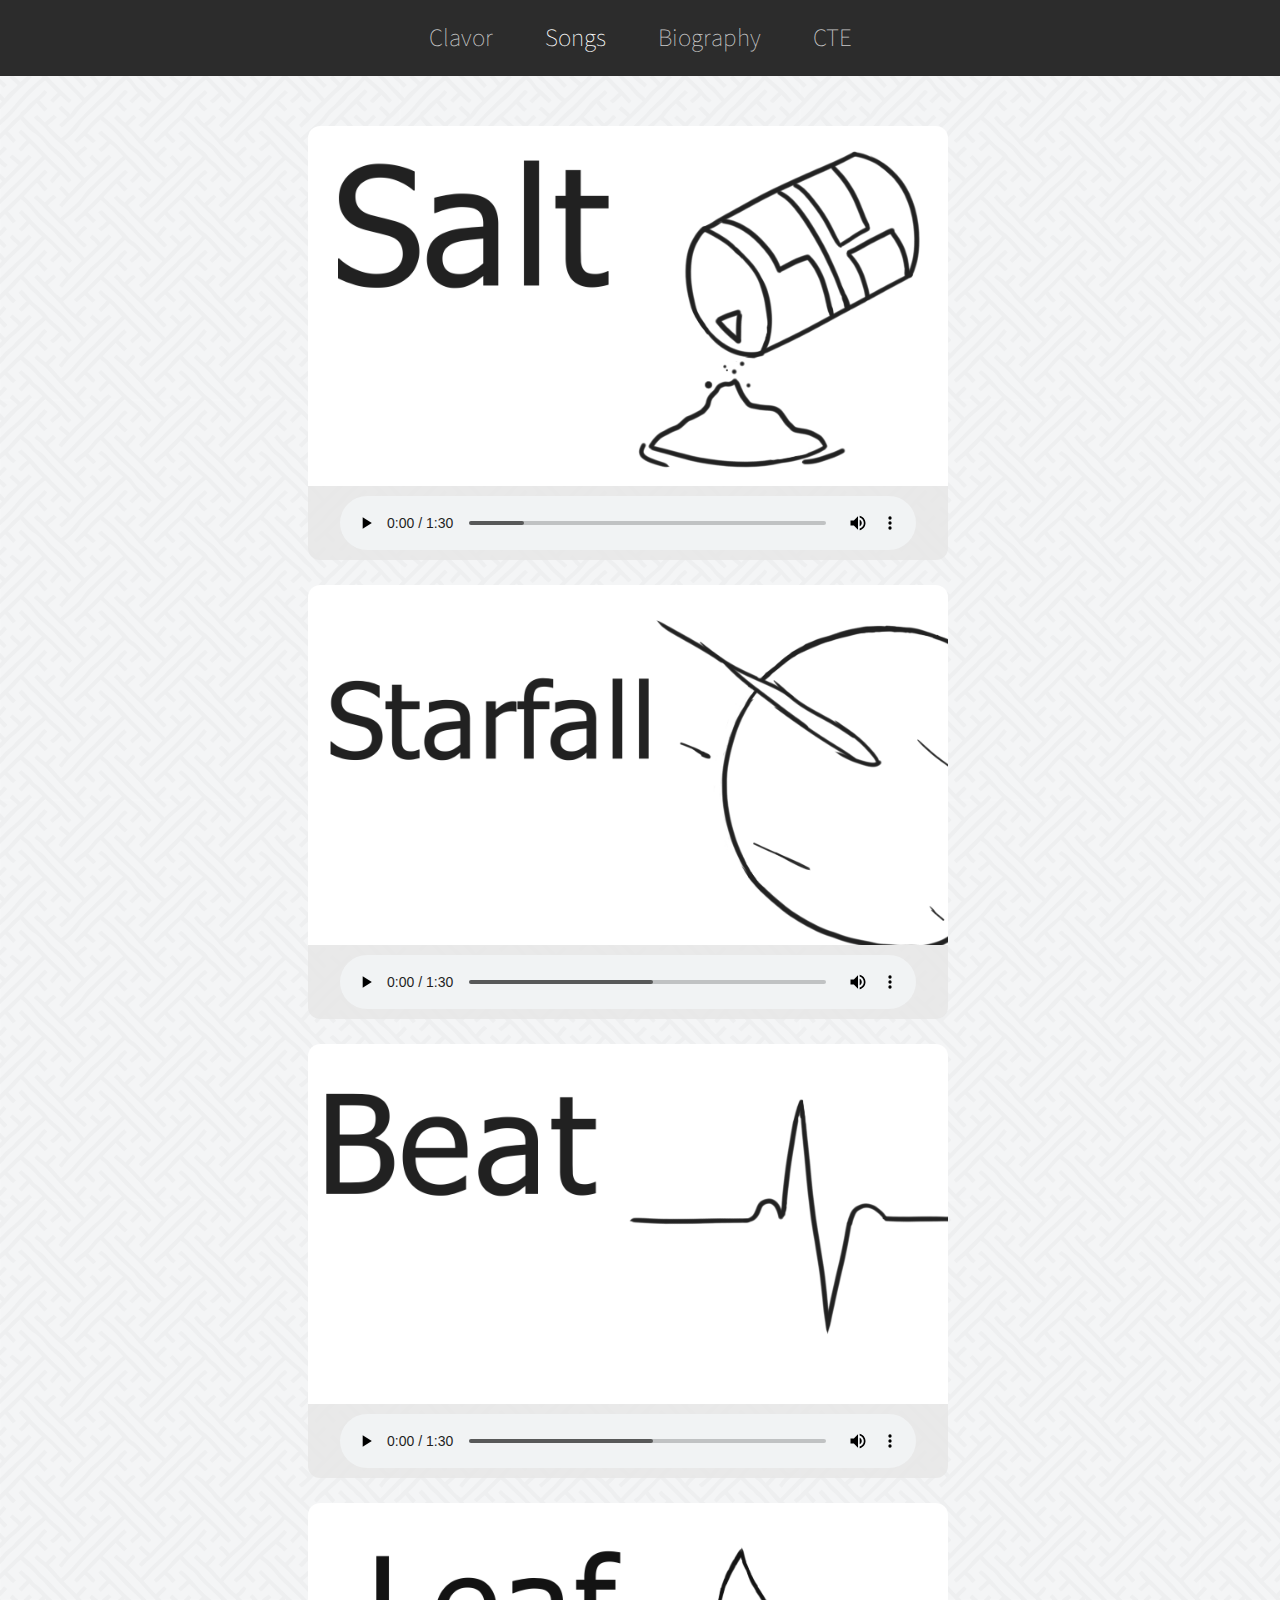
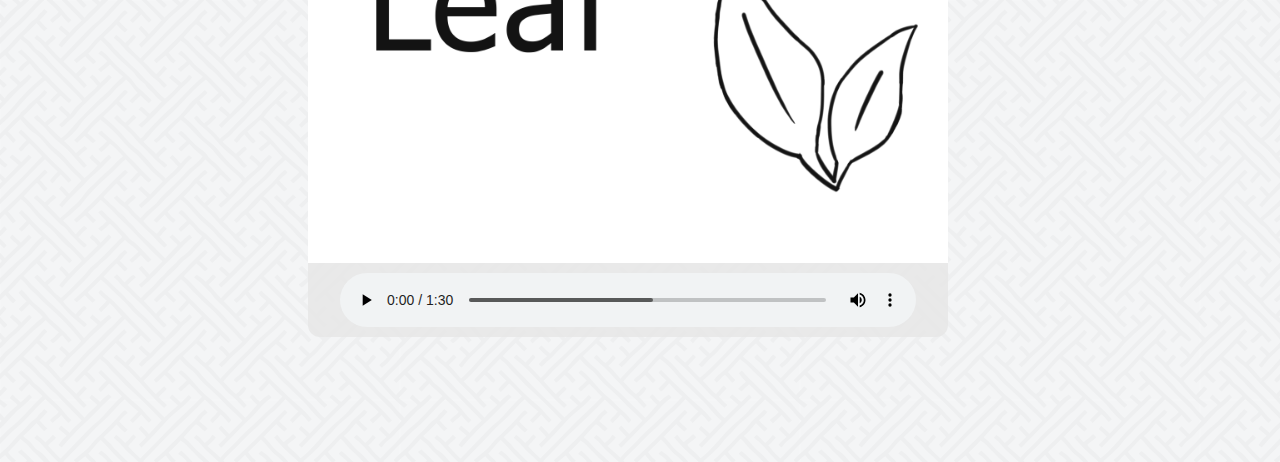
<file: songs.html>
<html>
    <head>
        <meta charset="utf-8">
        <title>Songs</title>
        <link rel="stylesheet" href="style.css">
        <link rel="icon" href="music-note.png"/>
        <link href="https://fonts.googleapis.com/css?family=Open+Sans|Source+Sans+Pro:200,400" rel="stylesheet">
        <style>
            
        </style>
    </head>

    <nav>
        <ul class="altnav">
            <li><a href="index.html">Clavor</a></li>
            <li><a class="active" href="songs.html">Songs</a></li>
            <li><a href="biography.html">Biography</a></li>
            <li><a href="cte_program.html">CTE</a></li>
        </ul>
    </nav>
    
    <body>
        <br>
        <ul class="songs">
            <li>
                <div class="song_container">
                    <a href="salt_shop.html">
                        <img class="cover_img" src="Cover1.png" alt="salt">
                        <div class="play_img">
                            <img src="ShoppingIcon.png" alt="play_button">
                        </div>
                    </a>
                </div>
                <a href="salt_shop.html">
                    <div class="songs_content">
                        <audio controls controlsList='nodownload'>
                            <source src="Save Your Rivers.mp3" type="audio/mpeg">
                            Your browser does not support the audio element.
                        </audio>
                    </div>
                </a>
            </li>
            <li>
                <div class="song_container">
                    <a href="starfall_shop.html">
                        <img class="cover_img" src="Cover2.png" alt="starfall">
                        <div class="play_img">
                            <img src="ShoppingIcon.png" alt="play_button">
                        </div>
                    </a>
                </div>
                <a href="starfall_shop.html">
                    <div class="songs_content">
                        <audio controls controlsList='nodownload'>
                            <source src="Rhetorical Space.mp3" type="audio/mpeg">
                            Your browser does not support the audio element.
                        </audio>
                    </div>
                </a>
            </li>
            <li>
                <div class="song_container">
                    <a href="beat_shop.html">
                        <img class="cover_img" src="Cover3.png" alt="beat">
                        <div class="play_img">
                            <img src="ShoppingIcon.png" alt="play_button">
                        </div>
                    </a>
                </div>
                <a href="beat_shop.html">
                    <div class="songs_content">
                        <audio controls controlsList='nodownload'>
                            <source src="Dusty Mix.mp3" type="audio/mpeg">
                            Your browser does not support the audio element.
                        </audio>
                    </div>
                </a>
            </li>
            <li>
                <div class="song_container">
                    <a href="leaf_shop.html">
                        <img class="cover_img" src="Cover4.png" alt="leaf">
                        <div class="play_img">
                            <img src="ShoppingIcon.png" alt="play_button">
                        </div>
                    </a>
                </div>
                <a href="leaf_shop.html">
                    <div class="songs_content">
                        <audio controls controlsList='nodownload'>
                            <source src="Abiding Pardon.mp3" type="audio/mpeg">
                            Your browser does not support the audio element.
                        </audio>
                    </div>
                </a>
            </li>
        </ul>
        <br class="big">
    </body>
</html>
</file>
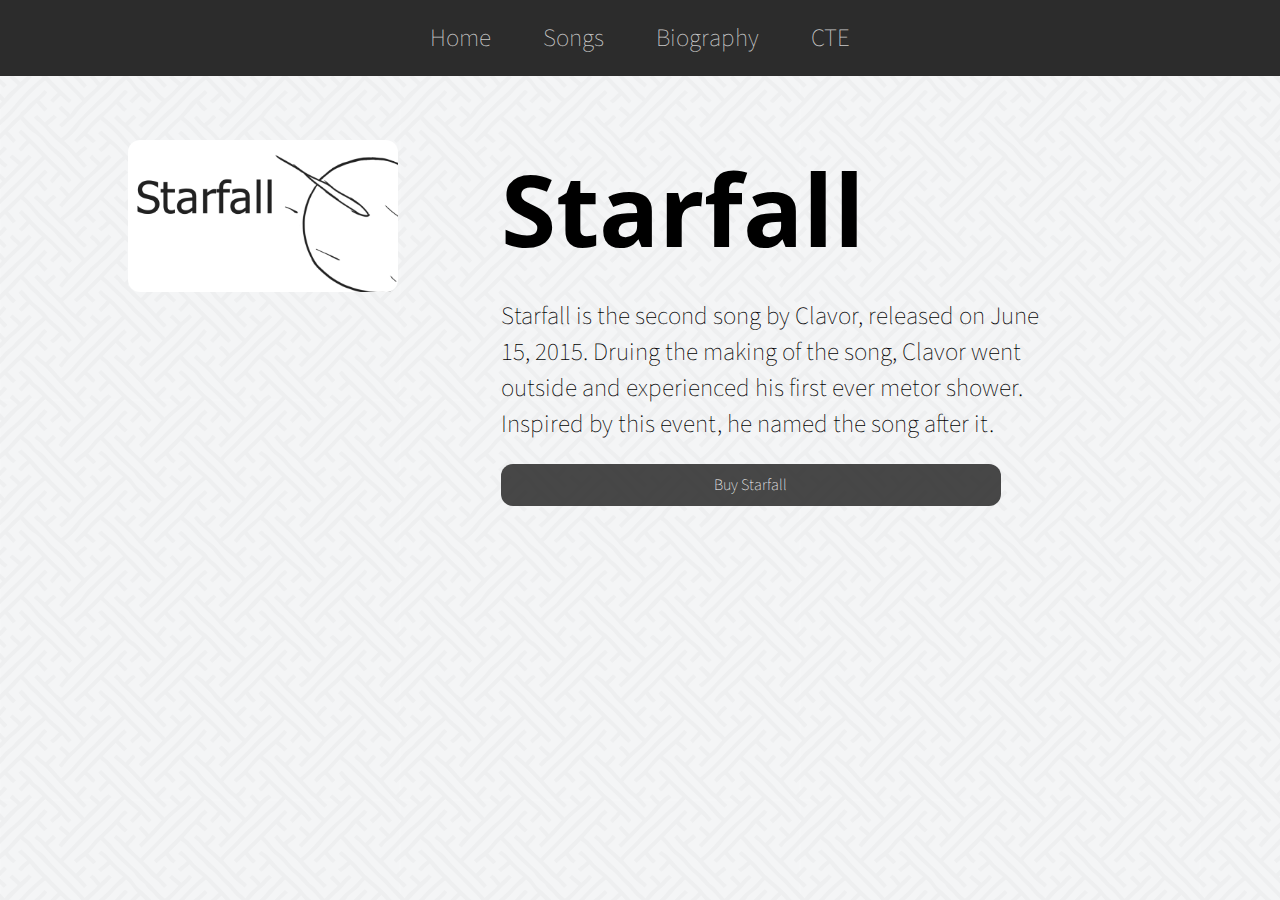
<file: starfall_shop.html>
<!DOCTYPE html>

<html>
    <head>
        <meta charset="utf-8">
        <title>Buy Starfall</title>
        <link rel="stylesheet" href="style.css">
        <link rel="icon" href="music-note.png"/>
        <link href="https://fonts.googleapis.com/css?family=Open+Sans|Source+Sans+Pro:200,400" rel="stylesheet">
        <style>
        </style>
    </head>

    <nav>
        <ul class="altnav">
            <li><a href="index.html">Home</a></li>
            <li><a href="songs.html">Songs</a></li>
            <li><a href="biography.html">Biography</a></li>
            <li><a href="cte_program.html">CTE</a></li>
        </ul>
    </nav>
    <body>
        <div id="salt-overlay" onclick="off();">
            <div class="download-song center-download-content">
                <h1 class="center-download-content">Purchase Complete</h1>
                <p class="center-download-content">Starfall</p>
                <a class="center-download-content" href="Rhetorical Space.mp3" target ='_blank' download>
                    <img class="center-download-content" src="download-icon.png" alt="download-icon">
                </a>
            </div>
        </div>
        <div class="shop">
            <div class="shop_img">
                <img src="Cover2.png" alt="salt">
            </div>
            <div class="shop_text">
                <h1 class="song-title">Starfall</h1>
                <br class="small">
                <p class="song-desc">Starfall is the second song by Clavor, released on June 15, 2015. Druing the making of the song, Clavor went outside and experienced his first ever metor shower. Inspired by this event, he named the song after it.</p>
                <br class="small">
                <a onclick="on();" href="#">Buy Starfall</a>
            </div>
            <br class="big">
        </div>
    </body>
    <script src="https://ajax.googleapis.com/ajax/libs/jquery/3.3.1/jquery.min.js"></script>
    <script src="overlay.js"></script>
</html>
</file>
<file: style.css>
* {
    margin: 0;
    padding: 0;
}

html {
    background-image: url('background-img.png');
}

html, body {
    width: 100%;
    height: 100%;
}

h1 {
    font-family: 'Open Sans', sans-serif;
}

p, a, div, li {
    font-family: 'Source Sans Pro', sans-serif;
    font-weight: 200;
}

p {
    font-size: 25px;
}

/* br Sizes */

br {
    line-height: 50px;
}

br.small {
    line-height: 25px;
}

br.big {
    line-height: 100px;
}

/* Home Navigation Bar Styling */

.homenav {
    list-style-type: none;
    margin: 0;
    padding: 0;
    overflow: hidden;
    top: 0;
    text-align: center;
    background-color: rgb(255, 255, 255);
}

.homenav li {
    display: inline-block;
    margin: 20px 24px;
}

.homenav li a{
    text-align: center;
    text-decoration: none;
    color: black;
    font-size: 25px;
}

/* Alternative Navs */

.altnav {
    list-style-type: none;
    margin: 0;
    padding: 0;
    overflow: hidden;
    top: 0;
    text-align: center;
    background-color: rgb(44, 44, 44);
}

.altnav li {
    display: inline-block;
    margin: 20px 24px;
}

.altnav li a{
    text-align: center;
    text-decoration: none;
    color: rgb(201, 201, 201);
    font-size: 25px;
}

.altnav a:hover:not(.active) {
    color: rgb(109, 109, 109);
}

.altnav .active {
    color: white;
}

/* Biography and Home */

.content-container {
    padding: 0% 28% 0%;
}

.center-title {
    text-align: center;
    font-size: 45px;
    padding-bottom: 40px;
}

.text-section p {
    font-size: 25px;
}

.text-section {
    padding-top: 32%;
    padding-bottom: 32%;
}

.text-section-follow {
    padding-bottom: 32%
}

.text-section-follow p {
    font-size: 25px;
}

.text-section-follow img {
    border-radius: 12px;
}

.button-holder {
    text-align: center;
}

.button {
    text-decoration: none;
    text-align: center;
    color: black;
    padding: 10px 20px;
    border-bottom: black solid;
}


/* Shop */


.shop {
    display: flex;
    flex-direction: row;
    margin-left: 10%;
    margin-right: 10%;
    margin-top: 5%;
}
.shop_img {
    flex-direction: column;
    width: 100%;
    height: auto;
}
.shop_text {
    flex-direction: column;
    margin-left: 10%;
    margin-right: 100px;
}
.shop_img img {
    width: 100%;
    height: auto;
    border-radius: 12px;
}
.shop_text a {
    width: 500px;
    display: block;
    background-color: rgba(40, 40, 40, .85);
    height: 32px;
    text-decoration: none;
    color: white;
    padding-top: 10px;
    text-align: center;
    border-radius: 12px;
}

.song-title {
    font-size: 100px;
}

.song-desc {
    font-size: 25px;
}
/* Songs */

.songs {
    text-align: center;
}
.songs li {
    list-style: none;
    display: inline-block;
    margin-right: 25px;
    margin-bottom: 25px;
}
.songs img {
    width: 640px;
    height: 360px;
    transition: .5s ease;
    border-top-left-radius: 12px;
    border-top-right-radius: 12px;
}
.songs_content {
    display: block;
    background-color: rgba(230, 230, 230, .8);
    padding-top: 10px;
    padding-bottom: 10px;
    border-bottom-left-radius: 12px;
    border-bottom-right-radius: 12px;
}
.songs_content audio {
    width: 90%;
}
.song_container {
    position: relative;
}
.play_img {
    opacity: 0;
    transition: .5s ease;
    position: absolute;
    top: 0;
}
.song_container:hover .cover_img {
    opacity: .1;
}
.song_container:hover .play_img {
    opacity: .9;
}

/* Slides */

.slideshow-container {
    max-width: 1000px;
    position: relative;
    margin: auto;
}
.slide {
    display: none;
}
.slide img {
    border-radius: 12px;
}
.prev, .next {
    cursor: pointer;
    position: absolute;
    top: 50%;
    width: auto;
    margin-top: -22px;
    padding: 16px;
    color: white;
    font-weight: bold;
    font-size: 18px;
    transition: 0.6s ease;
    border-radius: 0 3px 3px 0;
    user-select: none;
}
.next {
    right: 0;
    border-radius: 3px 0 0 3px;
}
.prev:hover, .next:hover {
    background-color: rgba(0,0,0,0.8);
}
.slide-text {
    color: #f2f2f2;
    font-size: 16px;
    padding: 8px 12px;
    position: absolute;
    bottom: 4.5px;
    border-radius: 0 12px 0 12px;
    text-align: center;
    background-color: rgba(.3, .3, .3, .6);
}
.slide-text p {
    text-align: center;
}
.slide-number {
    color: #f2f2f2;
    font-size: 12px;
    padding: 8px 12px;
    position: absolute;
    top: 0;
}
.dot {
    cursor: pointer;
    height: 15px;
    width: 15px;
    margin: 0 2px;
    background-color: #bbb;
    border-radius: 50%;
    display: inline-block;
    transition: background-color 0.6s ease;
}
.active-slide, .dot:hover {
    background-color: #717171;
}

/* Overlay */

#salt-overlay {
    position: fixed; /* Sit on top of the page content */
    display: none; /* Hidden by default */
    width: 100%; /* Full width (cover the whole page) */
    height: 100%; /* Full height (cover the whole page) */
    top: 0; 
    left: 0;
    right: 0;
    bottom: 0;
    background-color: rgba(0,0,0,0.5); /* Black background with opacity */
    z-index: 2; /* Specify a stack order in case you're using a different order for other elements */
    cursor: pointer; /* Add a pointer on hover */
}

.download-song {
    background-color: rgb(250, 250, 250);
    width: 600px;
    height: 600px;
    border-radius: 50%;
}

.download-song h1 {
    font-size: 50px;
    top: 40%;
    white-space: nowrap;
    text-transform: uppercase;
    text-decoration: underline;
    border-radius: 12px;
}

.download-song p {
    font-size: 25px;
    top: 47%;
}

.download-song a {
    background-color: rgba(0, 0, 0, .05);
    width: 160px;
    height: 160px;
    border-radius: 50%;
    top: 80%;
}

.download-song a img {
    width: 75%;
    height: 75%;
    top: 45%;
}

.center-download-content {
    position: absolute;
    top: 50%;
    left: 50%;
    text-align: center;
    font-size: 50px;
    color: black;
    transform: translate(-50%,-50%);
    -ms-transform: translate(-50%,-50%);
}

/* Footer */

.footer-spliter {
    display: flex;
    flex-direction: row;
    width: 100%;
    margin: 0 auto;
}
.footer-left {
    flex-direction: column;
    width: 50%;
}
.footer-right {
    width: 50%;
    flex-direction: column;
}
footer ul {
    background-color: rgba(.3, .3, .3, .6);
    text-align: center;
    bottom: 0;
}
footer li {
    margin-top: 5px;
    padding-bottom: 5px;
    color: white;
    list-style: none;
}
footer a:link {
    color: rgb(185, 185, 185);
}
footer a:hover {
    color: gray;
}

/* Animations */

.fade {
    -webkit-animation-name: fade;
    -webkit-animation-duration: 1.5s;
    animation-name: fade;
    animation-duration: 1.5s;
}
@-webkit-keyframes fade {
    from {opacity: .4} 
    to {opacity: 1}
}
@keyframes fade {
    from {opacity: .4} 
    to {opacity: 1}
}

.bounce {
    animation-name: bounce;
    animation-duration: 2s;
}
@keyframes bounce {
    10% {opacity: 0; transform: translateY(25px)}
    70% {opacity: 90%; transform: translateY(-5px)}
    100% {opacity: 100%; transform: translateY(0px)}
}

.reveal {
    animation-name: reveal;
    animation-duration: 2s;
}
@keyframes reveal {
    0% {background-color: black;}
    100% {background-color: rgba(255, 255, 255, 0)}
}

.button-hover-animation {
    animation-name: button-hover;
    animation-duration: 1s;
}
@keyframes button-hover {
    0% {background-color: white; color: black;}
    100% {background-color: black; color: white;}
}
</file>
